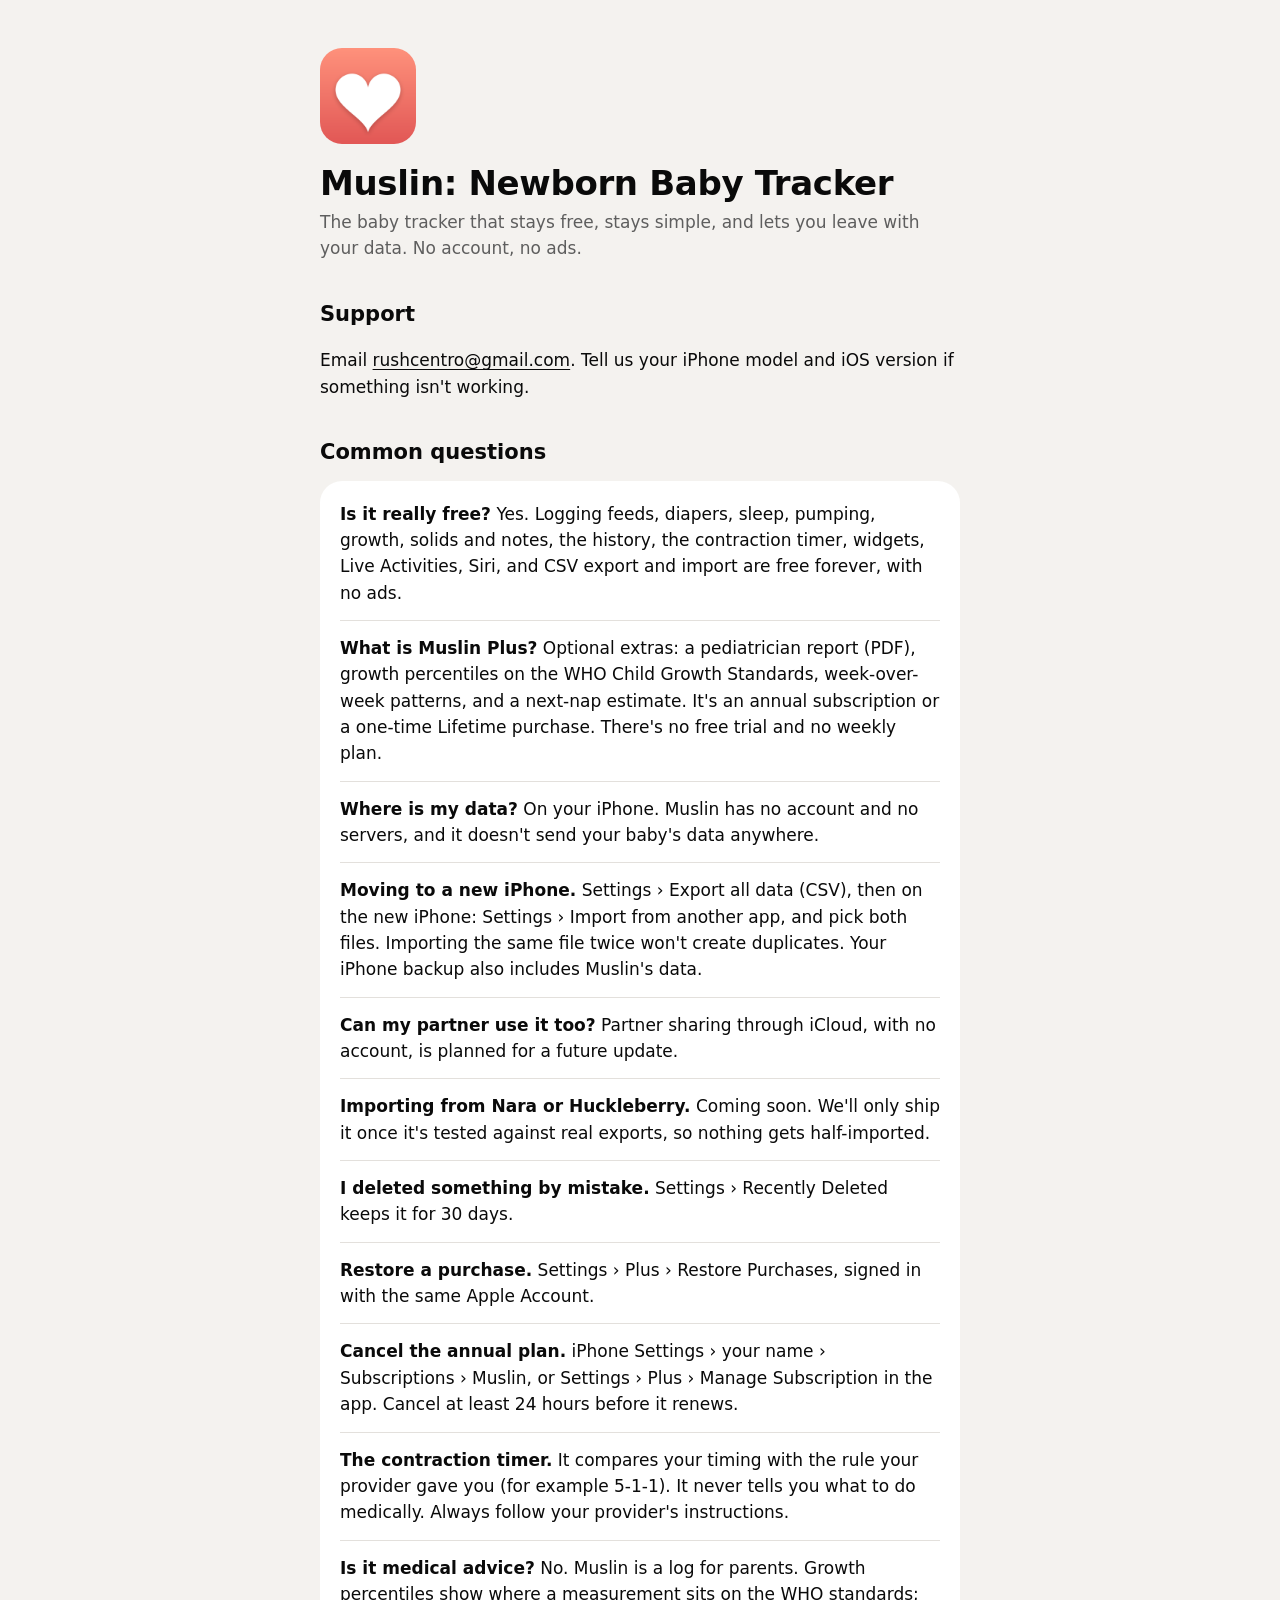
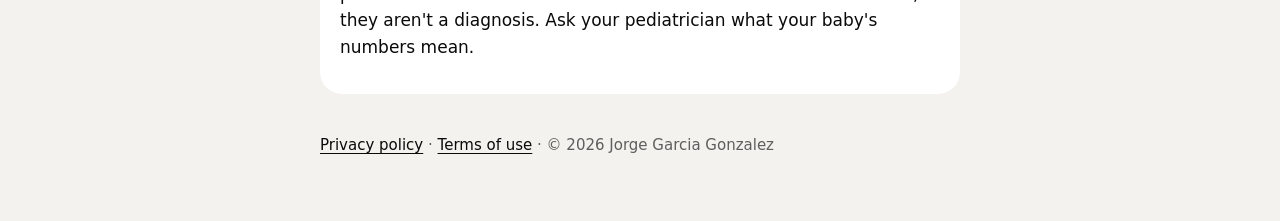
<file: index.html>
<!doctype html><html lang="en"><head><meta charset="utf-8"><meta name="viewport" content="width=device-width,initial-scale=1">
<title>Muslin: Newborn Baby Tracker</title>
<meta name="description" content="A free baby tracker with a contraction timer. Feeds, diapers, sleep and pumping. No account, no ads, and your data stays on your iPhone.">
<link rel="stylesheet" href="style.css"></head><body><main>
<img class="icon" src="icon.png" width="96" height="96" alt="Muslin app icon">
<h1>Muslin: Newborn Baby Tracker</h1>
<p class="tag">The baby tracker that stays free, stays simple, and lets you leave with your data. No account, no ads.</p>

<h2>Support</h2>
<p>Email <a href="mailto:rushcentro@gmail.com?subject=Muslin">rushcentro@gmail.com</a>. Tell us your iPhone model and iOS version if something isn't working.</p>

<h2>Common questions</h2>
<div class="card">
<p><b>Is it really free?</b> Yes. Logging feeds, diapers, sleep, pumping, growth, solids and notes, the history, the contraction timer, widgets, Live Activities, Siri, and CSV export and import are free forever, with no ads.</p>
<p><b>What is Muslin Plus?</b> Optional extras: a pediatrician report (PDF), growth percentiles on the WHO Child Growth Standards, week-over-week patterns, and a next-nap estimate. It's an annual subscription or a one-time Lifetime purchase. There's no free trial and no weekly plan.</p>
<p><b>Where is my data?</b> On your iPhone. Muslin has no account and no servers, and it doesn't send your baby's data anywhere.</p>
<p><b>Moving to a new iPhone.</b> Settings › Export all data (CSV), then on the new iPhone: Settings › Import from another app, and pick both files. Importing the same file twice won't create duplicates. Your iPhone backup also includes Muslin's data.</p>
<p><b>Can my partner use it too?</b> Partner sharing through iCloud, with no account, is planned for a future update.</p>
<p><b>Importing from Nara or Huckleberry.</b> Coming soon. We'll only ship it once it's tested against real exports, so nothing gets half-imported.</p>
<p><b>I deleted something by mistake.</b> Settings › Recently Deleted keeps it for 30 days.</p>
<p><b>Restore a purchase.</b> Settings › Plus › Restore Purchases, signed in with the same Apple Account.</p>
<p><b>Cancel the annual plan.</b> iPhone Settings › your name › Subscriptions › Muslin, or Settings › Plus › Manage Subscription in the app. Cancel at least 24 hours before it renews.</p>
<p><b>The contraction timer.</b> It compares your timing with the rule your provider gave you (for example 5-1-1). It never tells you what to do medically. Always follow your provider's instructions.</p>
<p><b>Is it medical advice?</b> No. Muslin is a log for parents. Growth percentiles show where a measurement sits on the WHO standards; they aren't a diagnosis. Ask your pediatrician what your baby's numbers mean.</p>
</div>

<footer><a href="privacy.html">Privacy policy</a> · <a href="terms.html">Terms of use</a> · © 2026 Jorge Garcia Gonzalez</footer>
</main></body></html>
</file>
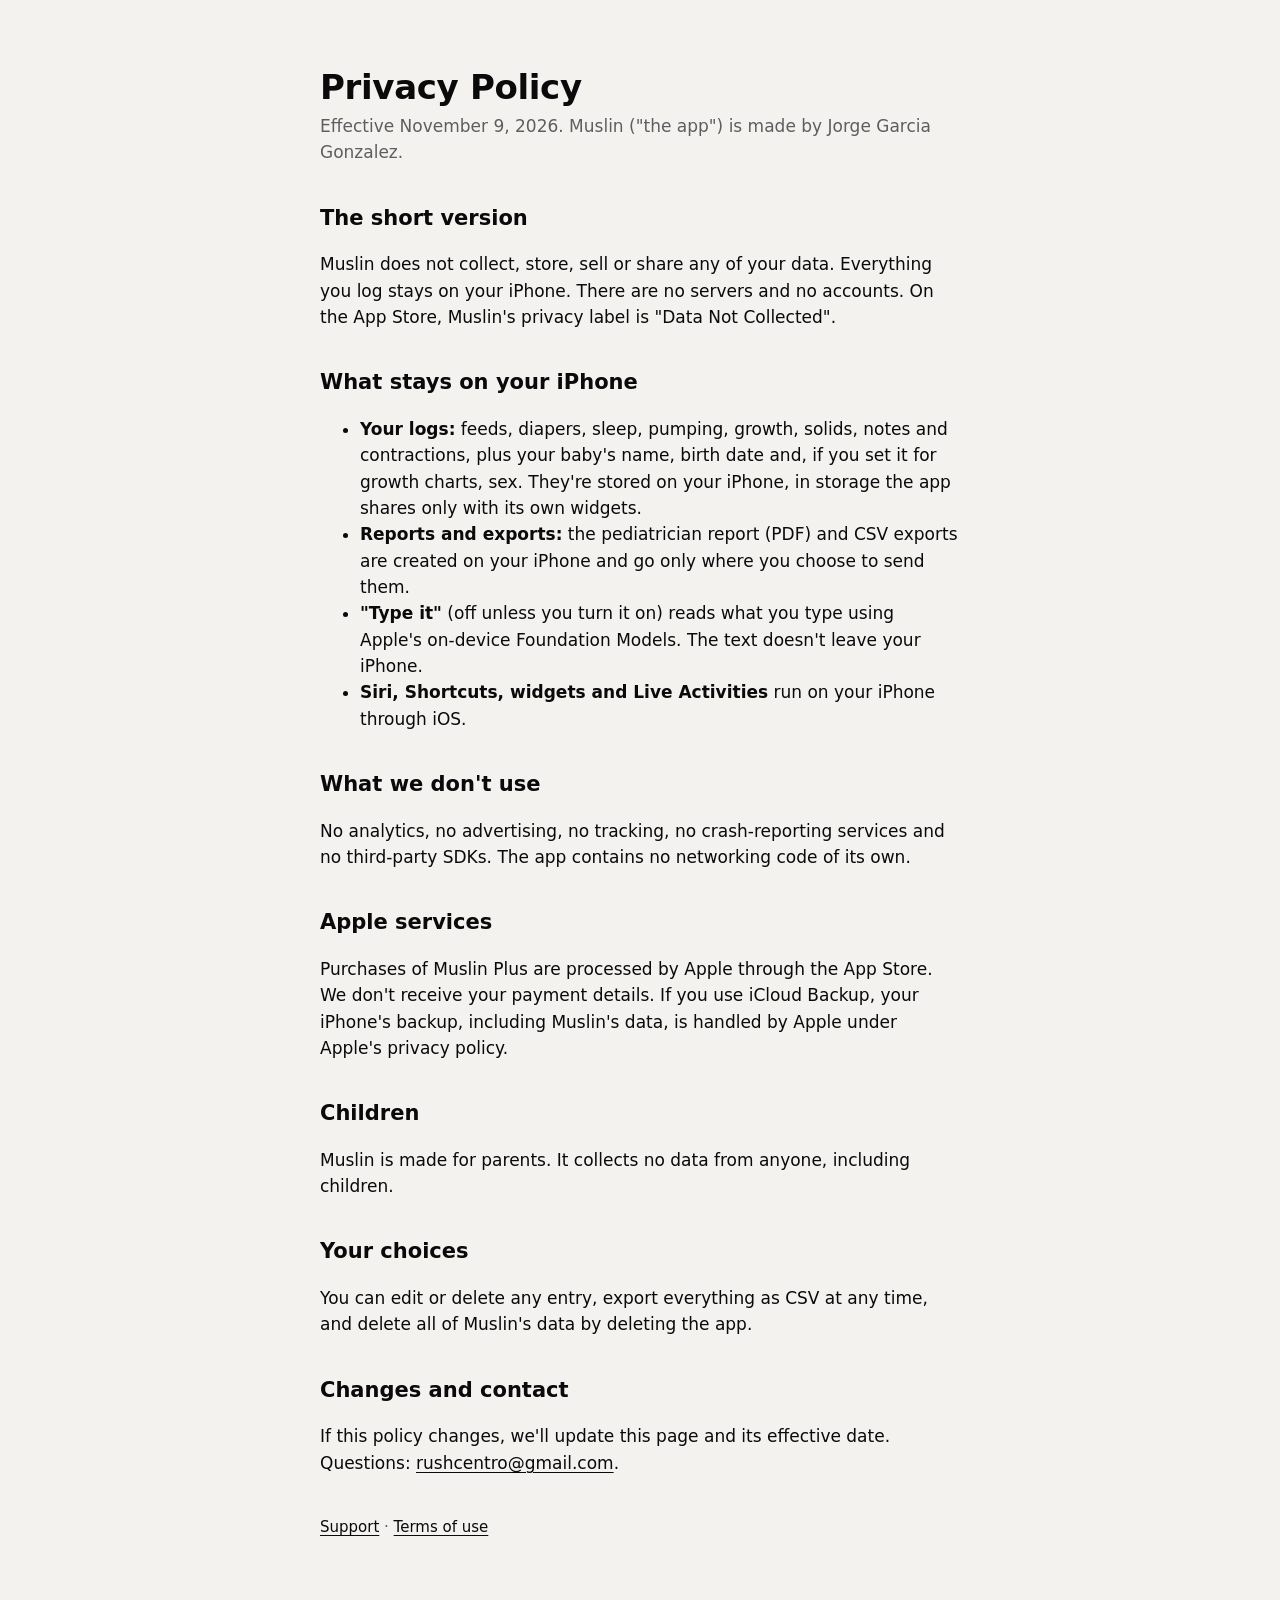
<file: privacy.html>
<!doctype html><html lang="en"><head><meta charset="utf-8"><meta name="viewport" content="width=device-width,initial-scale=1">
<title>Muslin Privacy Policy</title><link rel="stylesheet" href="style.css"></head><body><main>
<h1>Privacy Policy</h1>
<p class="tag">Effective November 9, 2026. Muslin ("the app") is made by Jorge Garcia Gonzalez.</p>

<h2>The short version</h2>
<p>Muslin does not collect, store, sell or share any of your data. Everything you log stays on your iPhone. There are no servers and no accounts. On the App Store, Muslin's privacy label is "Data Not Collected".</p>

<h2>What stays on your iPhone</h2>
<ul>
<li><b>Your logs:</b> feeds, diapers, sleep, pumping, growth, solids, notes and contractions, plus your baby's name, birth date and, if you set it for growth charts, sex. They're stored on your iPhone, in storage the app shares only with its own widgets.</li>
<li><b>Reports and exports:</b> the pediatrician report (PDF) and CSV exports are created on your iPhone and go only where you choose to send them.</li>
<li><b>"Type it"</b> (off unless you turn it on) reads what you type using Apple's on-device Foundation Models. The text doesn't leave your iPhone.</li>
<li><b>Siri, Shortcuts, widgets and Live Activities</b> run on your iPhone through iOS.</li>
</ul>

<h2>What we don't use</h2>
<p>No analytics, no advertising, no tracking, no crash-reporting services and no third-party SDKs. The app contains no networking code of its own.</p>

<h2>Apple services</h2>
<p>Purchases of Muslin Plus are processed by Apple through the App Store. We don't receive your payment details. If you use iCloud Backup, your iPhone's backup, including Muslin's data, is handled by Apple under Apple's privacy policy.</p>

<h2>Children</h2>
<p>Muslin is made for parents. It collects no data from anyone, including children.</p>

<h2>Your choices</h2>
<p>You can edit or delete any entry, export everything as CSV at any time, and delete all of Muslin's data by deleting the app.</p>

<h2>Changes and contact</h2>
<p>If this policy changes, we'll update this page and its effective date. Questions: <a href="mailto:rushcentro@gmail.com?subject=Muslin%20privacy">rushcentro@gmail.com</a>.</p>

<footer><a href="./">Support</a> · <a href="terms.html">Terms of use</a></footer>
</main></body></html>
</file>
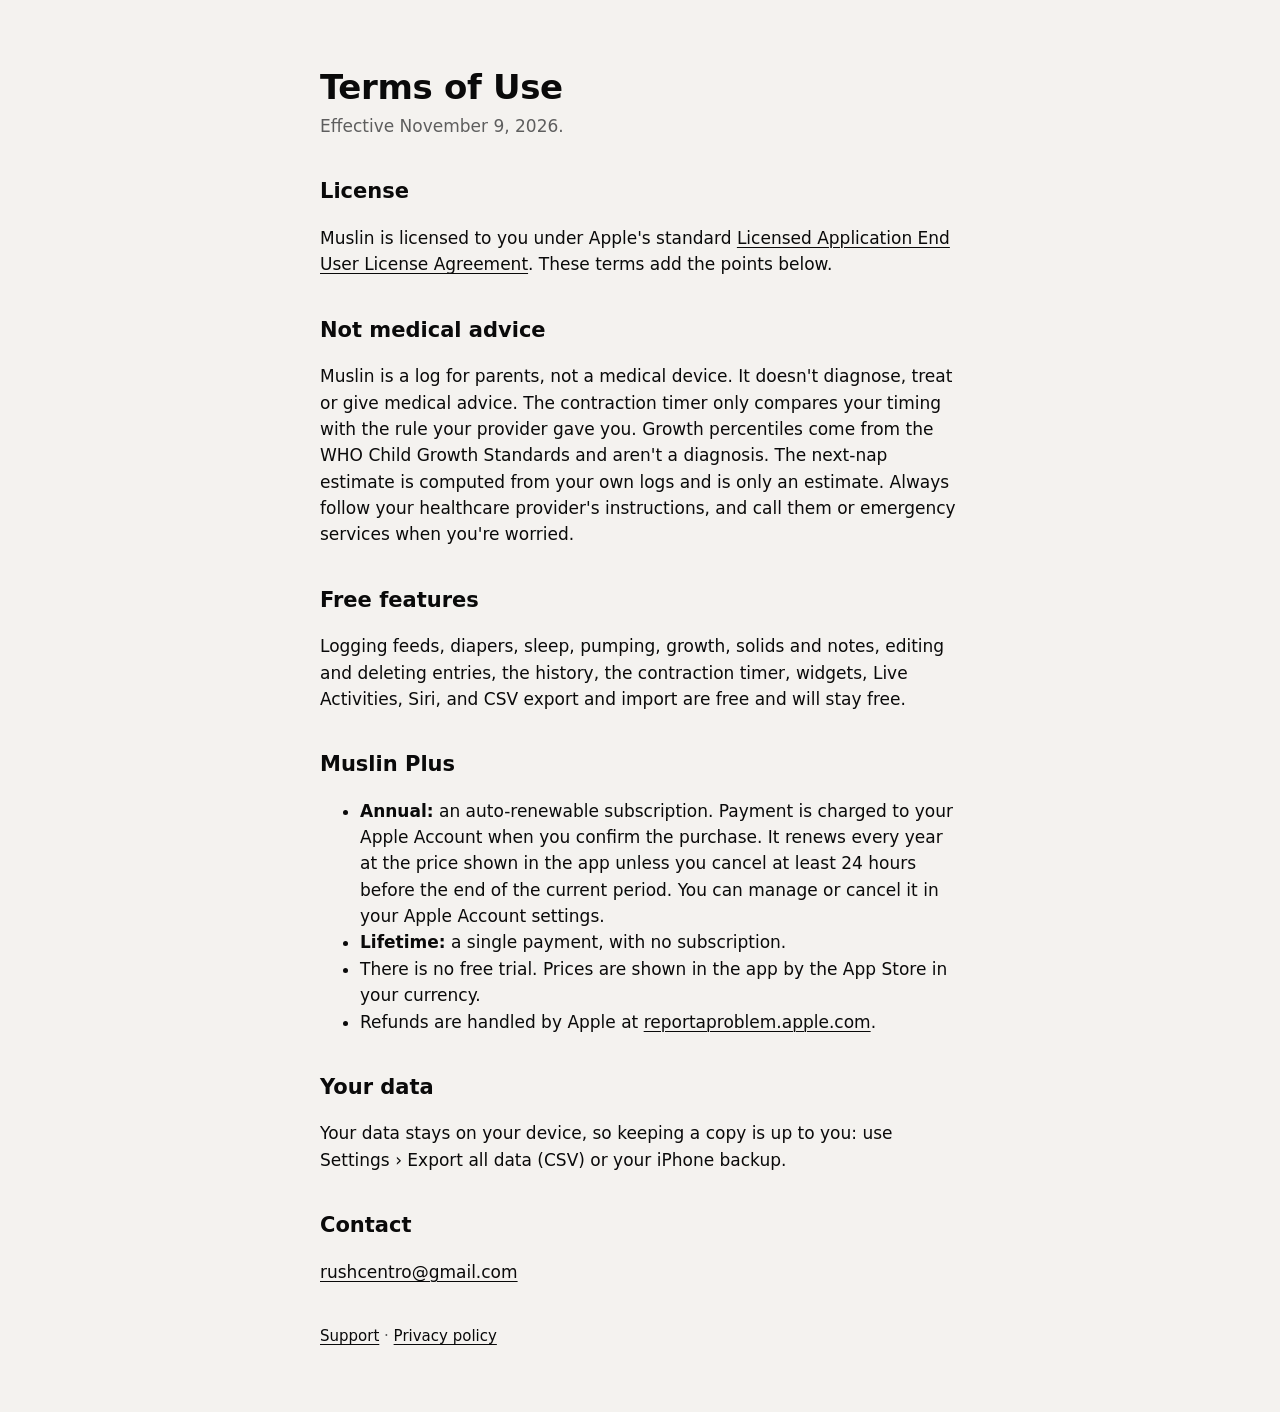
<file: terms.html>
<!doctype html><html lang="en"><head><meta charset="utf-8"><meta name="viewport" content="width=device-width,initial-scale=1">
<title>Muslin Terms of Use</title><link rel="stylesheet" href="style.css"></head><body><main>
<h1>Terms of Use</h1>
<p class="tag">Effective November 9, 2026.</p>

<h2>License</h2>
<p>Muslin is licensed to you under Apple's standard <a href="https://www.apple.com/legal/internet-services/itunes/dev/stdeula/">Licensed Application End User License Agreement</a>. These terms add the points below.</p>

<h2>Not medical advice</h2>
<p>Muslin is a log for parents, not a medical device. It doesn't diagnose, treat or give medical advice. The contraction timer only compares your timing with the rule your provider gave you. Growth percentiles come from the WHO Child Growth Standards and aren't a diagnosis. The next-nap estimate is computed from your own logs and is only an estimate. Always follow your healthcare provider's instructions, and call them or emergency services when you're worried.</p>

<h2>Free features</h2>
<p>Logging feeds, diapers, sleep, pumping, growth, solids and notes, editing and deleting entries, the history, the contraction timer, widgets, Live Activities, Siri, and CSV export and import are free and will stay free.</p>

<h2>Muslin Plus</h2>
<ul>
<li><b>Annual:</b> an auto-renewable subscription. Payment is charged to your Apple Account when you confirm the purchase. It renews every year at the price shown in the app unless you cancel at least 24 hours before the end of the current period. You can manage or cancel it in your Apple Account settings.</li>
<li><b>Lifetime:</b> a single payment, with no subscription.</li>
<li>There is no free trial. Prices are shown in the app by the App Store in your currency.</li>
<li>Refunds are handled by Apple at <a href="https://reportaproblem.apple.com">reportaproblem.apple.com</a>.</li>
</ul>

<h2>Your data</h2>
<p>Your data stays on your device, so keeping a copy is up to you: use Settings › Export all data (CSV) or your iPhone backup.</p>

<h2>Contact</h2>
<p><a href="mailto:rushcentro@gmail.com?subject=Muslin%20terms">rushcentro@gmail.com</a></p>

<footer><a href="./">Support</a> · <a href="privacy.html">Privacy policy</a></footer>
</main></body></html>
</file>
<file: style.css>
:root{--ground:#F4F2EF;--surface:#FFFFFF;--ink:#0A0A0A;--muted:#5E5E5E;--rule:#E3E0DC}
@media (prefers-color-scheme:dark){:root{--ground:#000000;--surface:#151515;--ink:#FFFFFF;--muted:#B4B4B4;--rule:#2A2A2A}}
*{box-sizing:border-box}
body{margin:0;background:var(--ground);color:var(--ink);font:17px/1.55 -apple-system,BlinkMacSystemFont,"SF Pro Text",system-ui,sans-serif;-webkit-text-size-adjust:100%}
main{max-width:680px;margin:0 auto;padding:48px 20px 64px}
img.icon{border-radius:22px;display:block}
h1{font-size:34px;line-height:1.15;margin:20px 0 6px;letter-spacing:-.01em}
h2{font-size:21px;margin:36px 0 10px}
p,li{color:var(--ink)}
.tag{color:var(--muted);margin-top:0}
.card{background:var(--surface);border-radius:22px;padding:6px 20px;margin:12px 0}
.card p{margin:14px 0;padding-bottom:14px;border-bottom:1px solid var(--rule)}
.card p:last-child{border-bottom:0}
a{color:var(--ink);text-decoration-thickness:1px;text-underline-offset:3px}
small,.muted{color:var(--muted)}
footer{margin-top:40px;color:var(--muted);font-size:15px}
</file>
